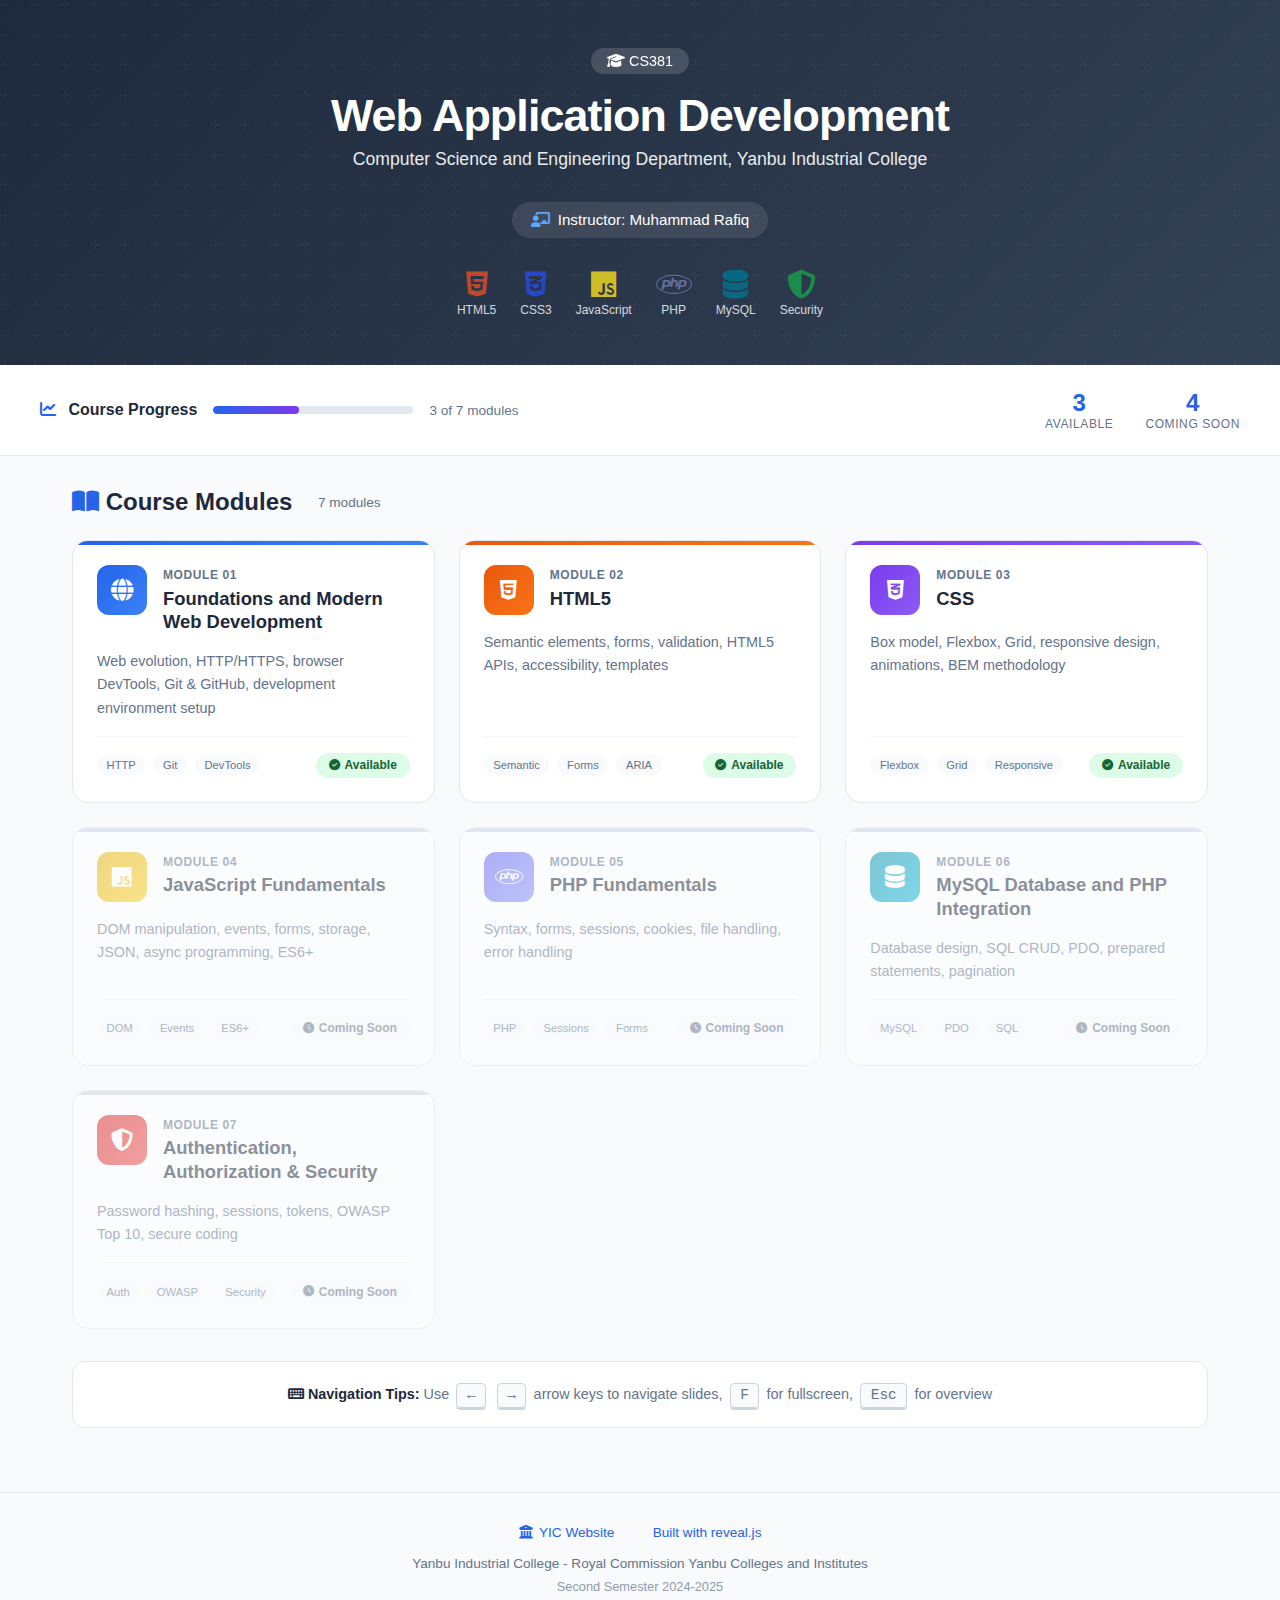
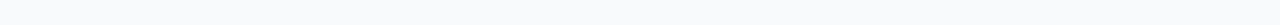
<file: index.html>
<!DOCTYPE html>
<html lang="en">
<head>
    <meta charset="UTF-8">
    <meta name="viewport" content="width=device-width, initial-scale=1.0">
    <title>CS381 - Web Application Development</title>

    <!-- Font Awesome -->
    <link rel="stylesheet" href="https://cdnjs.cloudflare.com/ajax/libs/font-awesome/6.5.1/css/all.min.css">

    <style>
        :root {
            --primary: #2563eb;
            --primary-dark: #1d4ed8;
            --text: #1e293b;
            --text-muted: #64748b;
            --bg: #ffffff;
            --bg-alt: #f8fafc;
        }

        * {
            margin: 0;
            padding: 0;
            box-sizing: border-box;
        }

        body {
            font-family: 'Segoe UI', 'Helvetica Neue', Arial, sans-serif;
            background: var(--bg-alt);
            min-height: 100vh;
            color: var(--text);
        }

        /* Hero Header */
        .hero {
            background: linear-gradient(135deg, #1e293b 0%, #334155 100%);
            color: white;
            padding: 3rem 2rem;
            text-align: center;
            position: relative;
            overflow: hidden;
        }

        .hero::before {
            content: '';
            position: absolute;
            top: 0;
            left: 0;
            right: 0;
            bottom: 0;
            background: url("data:image/svg+xml,%3Csvg width='60' height='60' viewBox='0 0 60 60' xmlns='http://www.w3.org/2000/svg'%3E%3Cg fill='none' fill-rule='evenodd'%3E%3Cg fill='%239C92AC' fill-opacity='0.08'%3E%3Cpath d='M36 34v-4h-2v4h-4v2h4v4h2v-4h4v-2h-4zm0-30V0h-2v4h-4v2h4v4h2V6h4V4h-4zM6 34v-4H4v4H0v2h4v4h2v-4h4v-2H6zM6 4V0H4v4H0v2h4v4h2V6h4V4H6z'/%3E%3C/g%3E%3C/g%3E%3C/svg%3E");
            opacity: 0.5;
        }

        .hero-content {
            position: relative;
            z-index: 1;
            max-width: 800px;
            margin: 0 auto;
        }

        .hero h1 {
            font-size: 2.8rem;
            font-weight: 700;
            margin-bottom: 0.5rem;
            letter-spacing: -0.02em;
        }

        .hero .course-code {
            display: inline-block;
            background: rgba(255,255,255,0.15);
            padding: 0.3rem 1rem;
            border-radius: 20px;
            font-size: 0.9rem;
            margin-bottom: 1rem;
            backdrop-filter: blur(10px);
        }

        .hero .subtitle {
            font-size: 1.1rem;
            opacity: 0.9;
            margin-bottom: 0.5rem;
        }

        .hero .instructor {
            display: inline-flex;
            align-items: center;
            gap: 0.5rem;
            margin-top: 1.5rem;
            padding: 0.6rem 1.2rem;
            background: rgba(255,255,255,0.1);
            border-radius: 30px;
            font-size: 0.95rem;
        }

        .hero .instructor i {
            color: #60a5fa;
        }

        /* Tech Stack Icons */
        .tech-stack {
            display: flex;
            justify-content: center;
            gap: 1.5rem;
            margin-top: 2rem;
            flex-wrap: wrap;
        }

        .tech-icon {
            display: flex;
            flex-direction: column;
            align-items: center;
            gap: 0.3rem;
            font-size: 0.75rem;
            opacity: 0.8;
        }

        .tech-icon i {
            font-size: 1.8rem;
        }

        /* Progress Section */
        .progress-section {
            background: white;
            padding: 1.5rem 2rem;
            border-bottom: 1px solid #e2e8f0;
        }

        .progress-container {
            max-width: 1200px;
            margin: 0 auto;
            display: flex;
            align-items: center;
            justify-content: space-between;
            flex-wrap: wrap;
            gap: 1rem;
        }

        .progress-info {
            display: flex;
            align-items: center;
            gap: 1rem;
        }

        .progress-info h3 {
            font-size: 1rem;
            color: var(--text);
        }

        .progress-bar {
            width: 200px;
            height: 8px;
            background: #e2e8f0;
            border-radius: 10px;
            overflow: hidden;
        }

        .progress-fill {
            width: 43%;
            height: 100%;
            background: linear-gradient(90deg, #2563eb, #7c3aed);
            border-radius: 10px;
            transition: width 0.5s ease;
        }

        .progress-text {
            font-size: 0.85rem;
            color: var(--text-muted);
        }

        .progress-stats {
            display: flex;
            gap: 2rem;
        }

        .stat {
            text-align: center;
        }

        .stat-number {
            font-size: 1.5rem;
            font-weight: 700;
            color: var(--primary);
        }

        .stat-label {
            font-size: 0.75rem;
            color: var(--text-muted);
            text-transform: uppercase;
            letter-spacing: 0.05em;
        }

        /* Main Content */
        .container {
            max-width: 1200px;
            margin: 0 auto;
            padding: 2rem;
        }

        .section-title {
            display: flex;
            align-items: center;
            gap: 0.8rem;
            margin-bottom: 1.5rem;
        }

        .section-title h2 {
            font-size: 1.5rem;
            font-weight: 600;
            color: var(--text);
        }

        .section-title .count {
            background: var(--bg-alt);
            padding: 0.2rem 0.8rem;
            border-radius: 20px;
            font-size: 0.85rem;
            color: var(--text-muted);
        }

        /* Module Grid */
        .modules {
            display: grid;
            grid-template-columns: repeat(auto-fit, minmax(340px, 1fr));
            gap: 1.5rem;
        }

        .module-card {
            background: var(--bg);
            border-radius: 16px;
            padding: 1.5rem;
            text-decoration: none;
            color: var(--text);
            transition: all 0.3s ease;
            border: 1px solid #e2e8f0;
            position: relative;
            overflow: hidden;
            display: flex;
            flex-direction: column;
        }

        .module-card::before {
            content: '';
            position: absolute;
            top: 0;
            left: 0;
            right: 0;
            height: 4px;
            background: linear-gradient(90deg, var(--card-color, #2563eb), var(--card-color-end, #3b82f6));
        }

        .module-card:hover {
            transform: translateY(-4px);
            box-shadow: 0 12px 40px rgba(0,0,0,0.12);
            border-color: transparent;
        }

        .module-card.disabled {
            opacity: 0.5;
            pointer-events: none;
        }

        .module-card.disabled::before {
            background: #cbd5e1;
        }

        .module-header {
            display: flex;
            align-items: flex-start;
            gap: 1rem;
            margin-bottom: 1rem;
        }

        .module-icon {
            width: 50px;
            height: 50px;
            border-radius: 12px;
            display: flex;
            align-items: center;
            justify-content: center;
            font-size: 1.4rem;
            color: white;
            background: linear-gradient(135deg, var(--card-color, #2563eb), var(--card-color-end, #3b82f6));
            flex-shrink: 0;
        }

        .module-meta {
            flex: 1;
        }

        .module-number {
            font-size: 0.75rem;
            font-weight: 600;
            color: var(--text-muted);
            text-transform: uppercase;
            letter-spacing: 0.05em;
        }

        .module-card h2 {
            font-size: 1.15rem;
            font-weight: 600;
            margin-top: 0.2rem;
            color: var(--text);
            line-height: 1.3;
        }

        .module-card p {
            font-size: 0.9rem;
            color: var(--text-muted);
            line-height: 1.6;
            margin-bottom: 1rem;
            flex: 1;
        }

        .module-footer {
            display: flex;
            align-items: center;
            justify-content: space-between;
            margin-top: auto;
            padding-top: 1rem;
            border-top: 1px solid #f1f5f9;
        }

        .topics {
            display: flex;
            gap: 0.5rem;
            flex-wrap: wrap;
        }

        .topic-tag {
            font-size: 0.7rem;
            padding: 0.25rem 0.6rem;
            background: var(--bg-alt);
            color: var(--text-muted);
            border-radius: 20px;
            font-weight: 500;
        }

        .badge {
            display: inline-flex;
            align-items: center;
            gap: 0.3rem;
            padding: 0.35rem 0.8rem;
            background: #dcfce7;
            color: #166534;
            border-radius: 20px;
            font-size: 0.75rem;
            font-weight: 600;
        }

        .badge i {
            font-size: 0.7rem;
        }

        .badge.coming-soon {
            background: var(--bg-alt);
            color: var(--text-muted);
        }

        /* Module Colors */
        .module-card:nth-child(1) { --card-color: #2563eb; --card-color-end: #3b82f6; }
        .module-card:nth-child(2) { --card-color: #ea580c; --card-color-end: #f97316; }
        .module-card:nth-child(3) { --card-color: #7c3aed; --card-color-end: #8b5cf6; }
        .module-card:nth-child(4) { --card-color: #eab308; --card-color-end: #facc15; }
        .module-card:nth-child(5) { --card-color: #6366f1; --card-color-end: #818cf8; }
        .module-card:nth-child(6) { --card-color: #0891b2; --card-color-end: #06b6d4; }
        .module-card:nth-child(7) { --card-color: #dc2626; --card-color-end: #ef4444; }

        /* Keyboard Hints */
        .keyboard-hint {
            margin-top: 2rem;
            padding: 1.5rem;
            background: var(--bg);
            border-radius: 12px;
            text-align: center;
            font-size: 0.9rem;
            color: var(--text-muted);
            border: 1px solid #e2e8f0;
        }

        .keyboard-hint strong {
            color: var(--text);
        }

        .keyboard-hint kbd {
            background: var(--bg-alt);
            border: 1px solid #cbd5e1;
            padding: 0.2rem 0.6rem;
            border-radius: 4px;
            font-family: monospace;
            margin: 0 0.2rem;
            box-shadow: 0 2px 0 #cbd5e1;
        }

        /* Footer */
        footer {
            text-align: center;
            padding: 2rem;
            color: var(--text-muted);
            font-size: 0.85rem;
            border-top: 1px solid #e2e8f0;
            margin-top: 2rem;
        }

        footer a {
            color: var(--primary);
            text-decoration: none;
        }

        footer a:hover {
            text-decoration: underline;
        }

        .footer-links {
            display: flex;
            justify-content: center;
            gap: 2rem;
            margin-bottom: 1rem;
        }

        .footer-links a {
            display: flex;
            align-items: center;
            gap: 0.4rem;
        }

        /* Responsive */
        @media (max-width: 768px) {
            .hero h1 {
                font-size: 2rem;
            }

            .progress-container {
                flex-direction: column;
                text-align: center;
            }

            .modules {
                grid-template-columns: 1fr;
            }

            .tech-stack {
                gap: 1rem;
            }
        }
    </style>
</head>
<body>
    <!-- Hero Header -->
    <header class="hero">
        <div class="hero-content">
            <span class="course-code"><i class="fas fa-graduation-cap"></i> CS381</span>
            <h1>Web Application Development</h1>
            <p class="subtitle">Computer Science and Engineering Department, Yanbu Industrial College</p>

            <div class="instructor">
                <i class="fas fa-chalkboard-teacher"></i>
                <span>Instructor: Muhammad Rafiq</span>
            </div>

            <div class="tech-stack">
                <div class="tech-icon">
                    <i class="fab fa-html5" style="color: #E34F26;"></i>
                    <span>HTML5</span>
                </div>
                <div class="tech-icon">
                    <i class="fab fa-css3-alt" style="color: #264de4;"></i>
                    <span>CSS3</span>
                </div>
                <div class="tech-icon">
                    <i class="fab fa-js" style="color: #f7df1e;"></i>
                    <span>JavaScript</span>
                </div>
                <div class="tech-icon">
                    <i class="fab fa-php" style="color: #777BB3;"></i>
                    <span>PHP</span>
                </div>
                <div class="tech-icon">
                    <i class="fas fa-database" style="color: #00758F;"></i>
                    <span>MySQL</span>
                </div>
                <div class="tech-icon">
                    <i class="fas fa-shield-alt" style="color: #16a34a;"></i>
                    <span>Security</span>
                </div>
            </div>
        </div>
    </header>

    <!-- Progress Section -->
    <section class="progress-section">
        <div class="progress-container">
            <div class="progress-info">
                <h3><i class="fas fa-chart-line" style="color: var(--primary); margin-right: 0.5rem;"></i> Course Progress</h3>
                <div class="progress-bar">
                    <div class="progress-fill"></div>
                </div>
                <span class="progress-text">3 of 7 modules</span>
            </div>
            <div class="progress-stats">
                <div class="stat">
                    <div class="stat-number">3</div>
                    <div class="stat-label">Available</div>
                </div>
                <div class="stat">
                    <div class="stat-number">4</div>
                    <div class="stat-label">Coming Soon</div>
                </div>
            </div>
        </div>
    </section>

    <!-- Main Content -->
    <main class="container">
        <div class="section-title">
            <h2><i class="fas fa-book-open" style="color: var(--primary);"></i> Course Modules</h2>
            <span class="count">7 modules</span>
        </div>

        <section class="modules">
            <a href="module1.html" class="module-card">
                <div class="module-header">
                    <div class="module-icon">
                        <i class="fas fa-globe"></i>
                    </div>
                    <div class="module-meta">
                        <span class="module-number">Module 01</span>
                        <h2>Foundations and Modern Web Development</h2>
                    </div>
                </div>
                <p>Web evolution, HTTP/HTTPS, browser DevTools, Git & GitHub, development environment setup</p>
                <div class="module-footer">
                    <div class="topics">
                        <span class="topic-tag">HTTP</span>
                        <span class="topic-tag">Git</span>
                        <span class="topic-tag">DevTools</span>
                    </div>
                    <span class="badge"><i class="fas fa-check-circle"></i> Available</span>
                </div>
            </a>

            <a href="module2.html" class="module-card">
                <div class="module-header">
                    <div class="module-icon">
                        <i class="fab fa-html5"></i>
                    </div>
                    <div class="module-meta">
                        <span class="module-number">Module 02</span>
                        <h2>HTML5</h2>
                    </div>
                </div>
                <p>Semantic elements, forms, validation, HTML5 APIs, accessibility, templates</p>
                <div class="module-footer">
                    <div class="topics">
                        <span class="topic-tag">Semantic</span>
                        <span class="topic-tag">Forms</span>
                        <span class="topic-tag">ARIA</span>
                    </div>
                    <span class="badge"><i class="fas fa-check-circle"></i> Available</span>
                </div>
            </a>

            <a href="module3.html" class="module-card">
                <div class="module-header">
                    <div class="module-icon">
                        <i class="fab fa-css3-alt"></i>
                    </div>
                    <div class="module-meta">
                        <span class="module-number">Module 03</span>
                        <h2>CSS</h2>
                    </div>
                </div>
                <p>Box model, Flexbox, Grid, responsive design, animations, BEM methodology</p>
                <div class="module-footer">
                    <div class="topics">
                        <span class="topic-tag">Flexbox</span>
                        <span class="topic-tag">Grid</span>
                        <span class="topic-tag">Responsive</span>
                    </div>
                    <span class="badge"><i class="fas fa-check-circle"></i> Available</span>
                </div>
            </a>

            <div class="module-card disabled">
                <div class="module-header">
                    <div class="module-icon">
                        <i class="fab fa-js"></i>
                    </div>
                    <div class="module-meta">
                        <span class="module-number">Module 04</span>
                        <h2>JavaScript Fundamentals</h2>
                    </div>
                </div>
                <p>DOM manipulation, events, forms, storage, JSON, async programming, ES6+</p>
                <div class="module-footer">
                    <div class="topics">
                        <span class="topic-tag">DOM</span>
                        <span class="topic-tag">Events</span>
                        <span class="topic-tag">ES6+</span>
                    </div>
                    <span class="badge coming-soon"><i class="fas fa-clock"></i> Coming Soon</span>
                </div>
            </div>

            <div class="module-card disabled">
                <div class="module-header">
                    <div class="module-icon">
                        <i class="fab fa-php"></i>
                    </div>
                    <div class="module-meta">
                        <span class="module-number">Module 05</span>
                        <h2>PHP Fundamentals</h2>
                    </div>
                </div>
                <p>Syntax, forms, sessions, cookies, file handling, error handling</p>
                <div class="module-footer">
                    <div class="topics">
                        <span class="topic-tag">PHP</span>
                        <span class="topic-tag">Sessions</span>
                        <span class="topic-tag">Forms</span>
                    </div>
                    <span class="badge coming-soon"><i class="fas fa-clock"></i> Coming Soon</span>
                </div>
            </div>

            <div class="module-card disabled">
                <div class="module-header">
                    <div class="module-icon">
                        <i class="fas fa-database"></i>
                    </div>
                    <div class="module-meta">
                        <span class="module-number">Module 06</span>
                        <h2>MySQL Database and PHP Integration</h2>
                    </div>
                </div>
                <p>Database design, SQL CRUD, PDO, prepared statements, pagination</p>
                <div class="module-footer">
                    <div class="topics">
                        <span class="topic-tag">MySQL</span>
                        <span class="topic-tag">PDO</span>
                        <span class="topic-tag">SQL</span>
                    </div>
                    <span class="badge coming-soon"><i class="fas fa-clock"></i> Coming Soon</span>
                </div>
            </div>

            <div class="module-card disabled">
                <div class="module-header">
                    <div class="module-icon">
                        <i class="fas fa-shield-alt"></i>
                    </div>
                    <div class="module-meta">
                        <span class="module-number">Module 07</span>
                        <h2>Authentication, Authorization & Security</h2>
                    </div>
                </div>
                <p>Password hashing, sessions, tokens, OWASP Top 10, secure coding</p>
                <div class="module-footer">
                    <div class="topics">
                        <span class="topic-tag">Auth</span>
                        <span class="topic-tag">OWASP</span>
                        <span class="topic-tag">Security</span>
                    </div>
                    <span class="badge coming-soon"><i class="fas fa-clock"></i> Coming Soon</span>
                </div>
            </div>
        </section>

        <div class="keyboard-hint">
            <strong><i class="fas fa-keyboard"></i> Navigation Tips:</strong>
            Use <kbd>←</kbd> <kbd>→</kbd> arrow keys to navigate slides,
            <kbd>F</kbd> for fullscreen, <kbd>Esc</kbd> for overview
        </div>
    </main>

    <!-- Footer -->
    <footer>
        <div class="footer-links">
            <a href="https://yic.edu.sa" target="_blank"><i class="fas fa-university"></i> YIC Website</a>
            <a href="https://revealjs.com" target="_blank"><i class="fas fa-presentation"></i> Built with reveal.js</a>
        </div>
        <p>Yanbu Industrial College - Royal Commission Yanbu Colleges and Institutes</p>
        <p style="margin-top: 0.5rem; font-size: 0.8rem; opacity: 0.7;">Second Semester 2024-2025</p>
    </footer>
</body>
</html>
</file>
